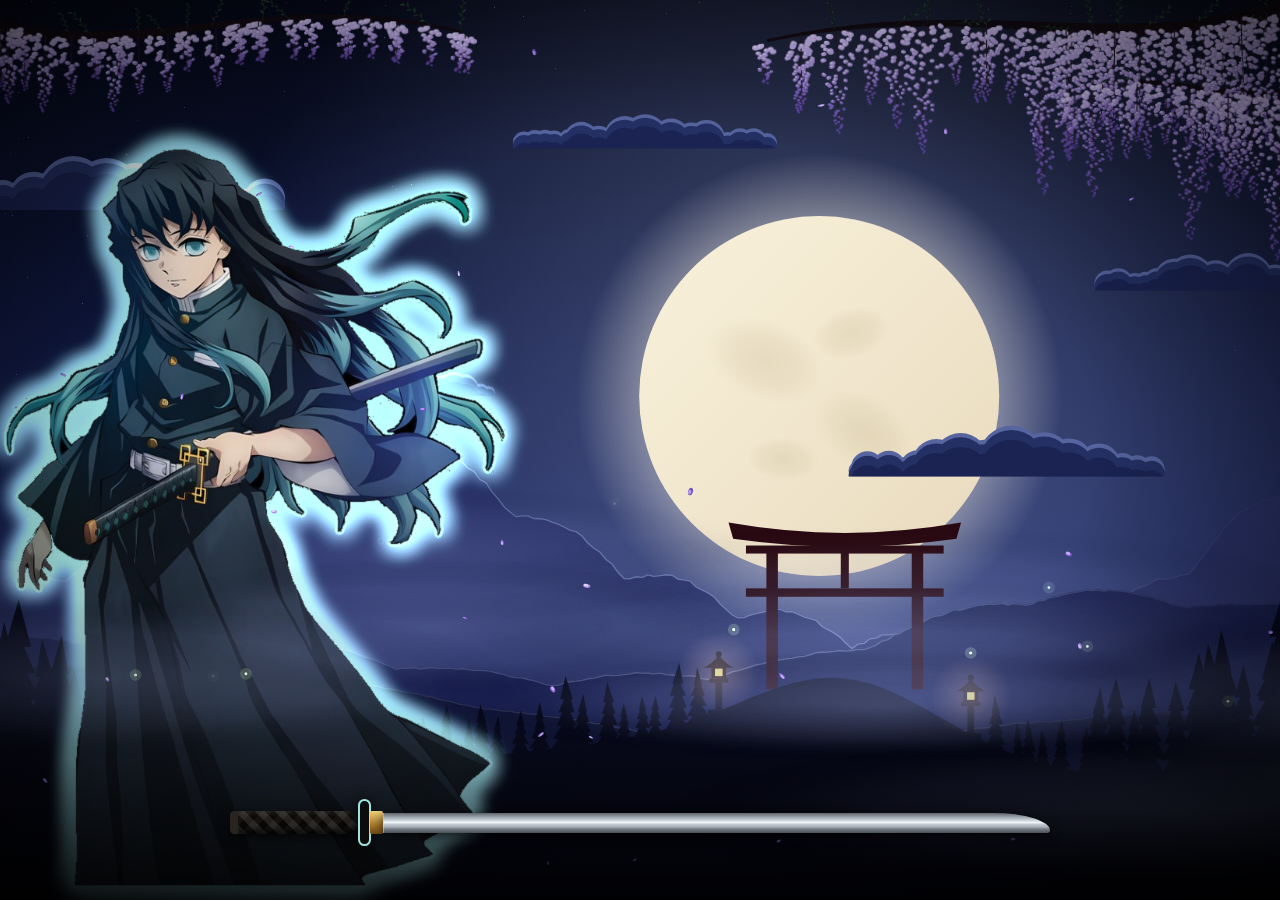
<file: loadingscreen/index.html>
<!DOCTYPE html>
<html lang="fr">
<head>
<meta charset="utf-8">
<title>Demon Slayer — Chargement</title>
<link rel="stylesheet" href="style.css">
</head>
<body>
<canvas id="bg"></canvas>
<div id="vignette"></div>
<div id="shade"></div>
<div id="loader">
  <div id="katana">
    <div id="tsuka"></div>
    <div id="tsuba"></div>
    <div id="habaki"></div>
    <div id="blade">
      <div id="blade-fill"><div id="blade-shine"></div></div>
      <div id="hamon"></div>
    </div>
    <div id="blade-tip"><div id="tip-glow"></div></div>
  </div>
</div>

<audio id="music-slayer" loop></audio>
<audio id="music-demon" loop></audio>
<script src="config.js"></script>
<script src="main.js"></script>
</body>
</html>
</file>
<file: loadingscreen/style.css>
@charset "UTF-8";

/* 1rem = 1% de la hauteur d'écran (défini en JS), compatible avec les vieux navigateurs GMod */

* { margin: 0; padding: 0; -webkit-box-sizing: border-box; box-sizing: border-box; }

html, body {
  width: 100%; height: 100%; overflow: hidden;
  background: #05050a;
  -webkit-user-select: none; user-select: none; cursor: default;
}

#bg { position: absolute; left: 0; top: 0; width: 100%; height: 100%; }

#vignette {
  position: absolute; left: 0; top: 0; right: 0; bottom: 0; pointer-events: none;
  background: -webkit-radial-gradient(center, ellipse cover, rgba(0,0,0,0) 50%, rgba(0,0,0,.7) 100%);
  background: radial-gradient(ellipse at center, rgba(0,0,0,0) 50%, rgba(0,0,0,.7) 100%);
}

#shade {
  position: absolute; left: 0; right: 0; bottom: 0; height: 22%; pointer-events: none;
  background: -webkit-linear-gradient(top, rgba(0,0,0,0), rgba(0,0,0,.8));
  background: linear-gradient(to bottom, rgba(0,0,0,0), rgba(0,0,0,.8));
}

/* ---------- Barre de chargement (katana) ---------- */

#loader {
  position: absolute; left: 18%; right: 18%; bottom: 6%;
  -webkit-animation: rise 1.2s ease-out .4s both; animation: rise 1.2s ease-out .4s both;
}

#katana { position: relative; height: 5.2rem; }

#tsuka {
  position: absolute; left: 0; top: 1.3rem; width: 15.6%; height: 2.6rem;
  border-radius: .5rem 1.2rem 1.2rem .5rem;
  border-left: .9rem solid #2a2420;
  background-color: #15110f;
  background-image: -webkit-repeating-linear-gradient(45deg, rgba(255,255,255,.10) 0px, rgba(255,255,255,.10) 7px, transparent 7px, transparent 14px),
                    -webkit-repeating-linear-gradient(-45deg, rgba(0,0,0,.55) 0px, rgba(0,0,0,.55) 7px, transparent 7px, transparent 14px);
  background-image: repeating-linear-gradient(45deg, rgba(255,255,255,.10) 0px, rgba(255,255,255,.10) 7px, transparent 7px, transparent 14px),
                    repeating-linear-gradient(-45deg, rgba(0,0,0,.55) 0px, rgba(0,0,0,.55) 7px, transparent 7px, transparent 14px);
  box-shadow: inset 0 .4rem .6rem rgba(255,255,255,.08), inset 0 -.5rem .6rem rgba(0,0,0,.6), 0 .4rem 1.2rem rgba(0,0,0,.7);
}

#tsuba {
  position: absolute; left: 15.6%; top: 0; width: 1.4rem; height: 5.2rem;
  border-radius: .7rem; background: #0c0c0c; border: .25rem solid #3fa9f5;
  box-shadow: 0 0 1.4rem rgba(0,0,0,.8);
  -webkit-transition: border-color .6s; transition: border-color .6s;
}

#habaki {
  position: absolute; left: 17%; top: 1.35rem; width: 1.6%; height: 2.5rem; border-radius: .2rem;
  background: -webkit-linear-gradient(top, #f3d27a, #a8782a 60%, #6b4a17);
  background: linear-gradient(to bottom, #f3d27a, #a8782a 60%, #6b4a17);
}

#blade {
  position: absolute; left: 18.6%; right: 0; top: 1.5rem; height: 2.2rem; overflow: hidden;
  border-top-right-radius: 7rem 2.2rem; border-bottom-right-radius: .3rem;
  background: -webkit-linear-gradient(top, #5d646c 0%, #cfd7df 38%, #f3f7fb 48%, #9aa3ad 62%, #4a5057 100%);
  background: linear-gradient(to bottom, #5d646c 0%, #cfd7df 38%, #f3f7fb 48%, #9aa3ad 62%, #4a5057 100%);
  box-shadow: 0 .3rem 1.2rem rgba(0,0,0,.75);
}

#blade-fill { position: absolute; left: 0; top: 0; bottom: 0; width: 0; overflow: hidden; }
#blade-shine {
  position: absolute; top: 0; bottom: 0; left: -30%; width: 18rem;
  background: -webkit-linear-gradient(left, rgba(255,255,255,0), rgba(255,255,255,.6), rgba(255,255,255,0));
  background: linear-gradient(to right, rgba(255,255,255,0), rgba(255,255,255,.6), rgba(255,255,255,0));
  -webkit-animation: shine 2.6s ease-in-out infinite; animation: shine 2.6s ease-in-out infinite;
}

#hamon {
  position: absolute; left: 0; right: 0; bottom: 20%; height: 26%;
  background: -webkit-linear-gradient(top, rgba(255,255,255,0), rgba(255,255,255,.35), rgba(255,255,255,0));
  background: linear-gradient(to bottom, rgba(255,255,255,0), rgba(255,255,255,.35), rgba(255,255,255,0));
}

#blade-tip { position: absolute; left: 18.6%; top: 2.6rem; width: 0; height: 0; }
#tip-glow {
  position: absolute; left: -1.2rem; top: -1.2rem; width: 2.4rem; height: 2.4rem; border-radius: 50%;
  background: -webkit-radial-gradient(center, circle, #fff 0%, rgba(255,255,255,.6) 30%, rgba(255,255,255,0) 70%);
  background: radial-gradient(circle, #fff 0%, rgba(255,255,255,.6) 30%, rgba(255,255,255,0) 70%);
  opacity: 0;
}

@-webkit-keyframes rise { from { opacity: 0; -webkit-transform: translateY(2.5rem); } to { opacity: 1; -webkit-transform: translateY(0); } }
@keyframes rise { from { opacity: 0; transform: translateY(2.5rem); } to { opacity: 1; transform: translateY(0); } }

@-webkit-keyframes shine { from { left: -30%; } to { left: 110%; } }
@keyframes shine { from { left: -30%; } to { left: 110%; } }
</file>
